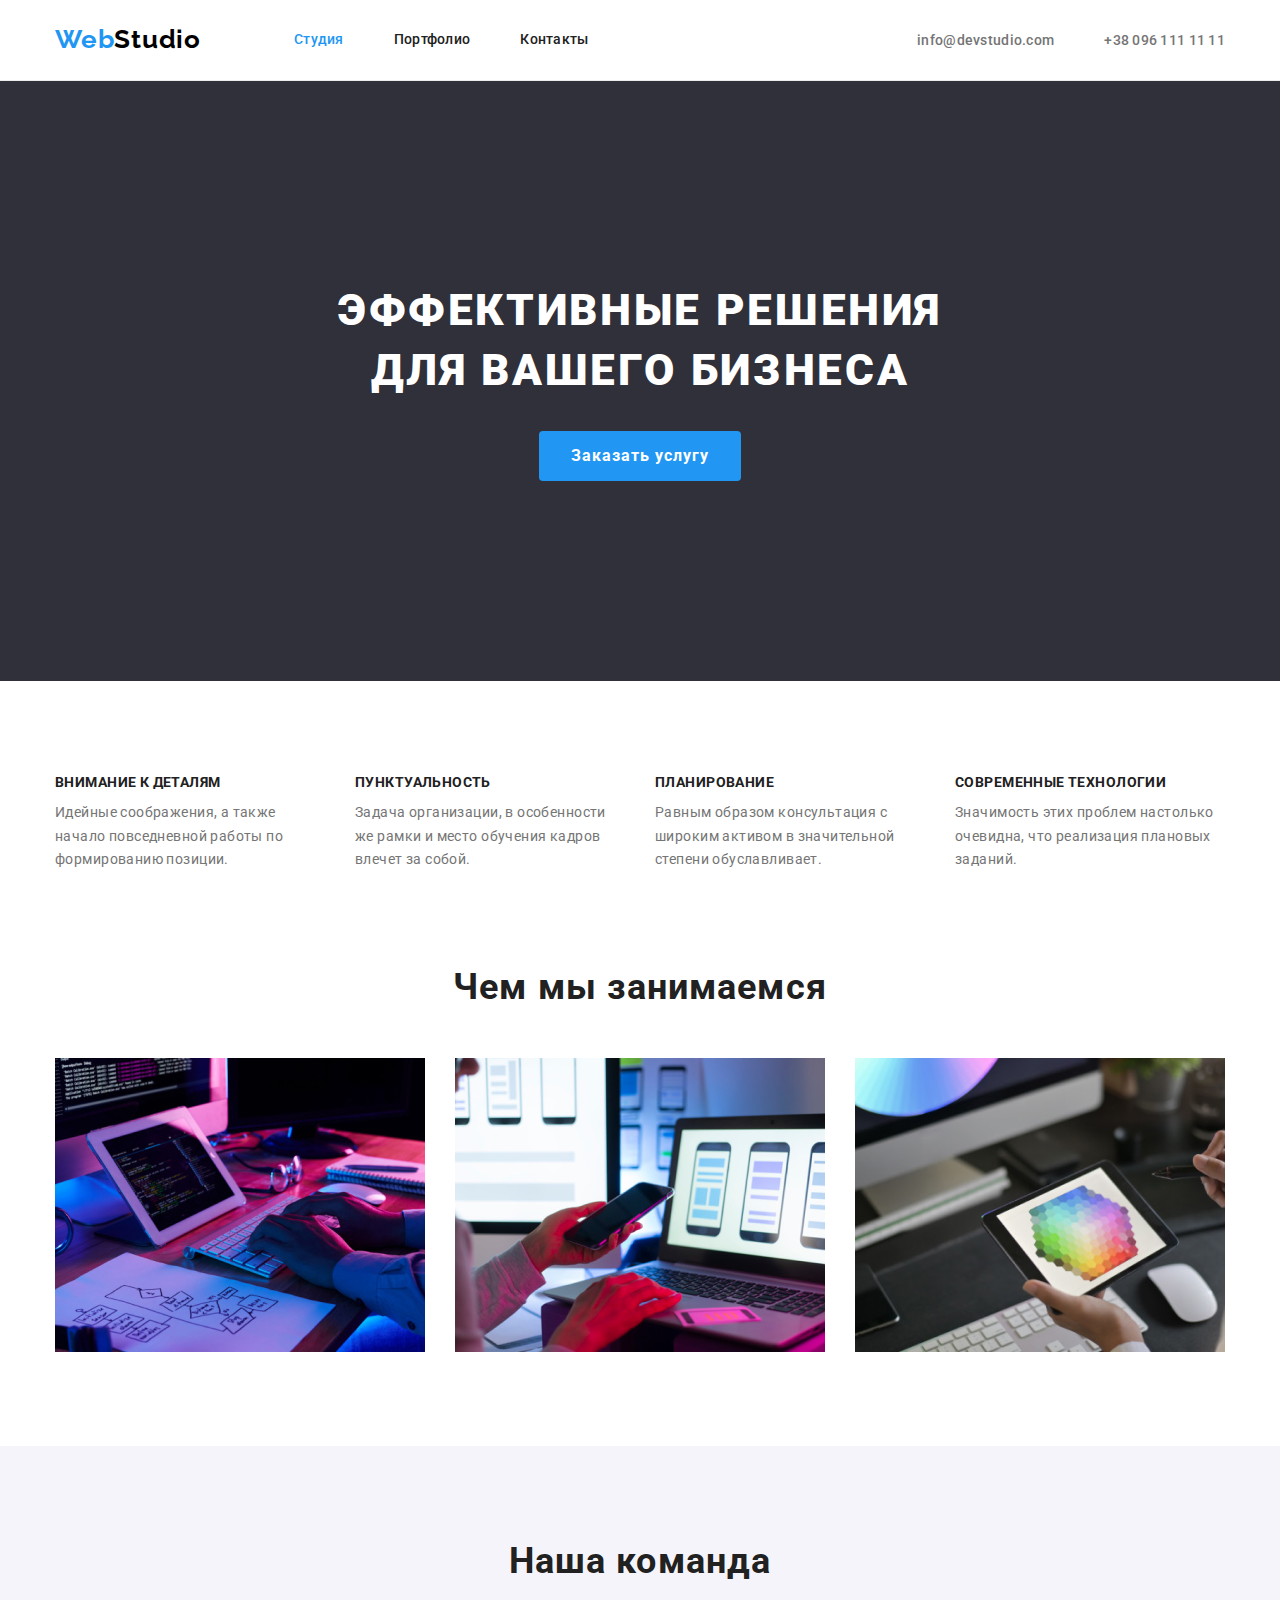
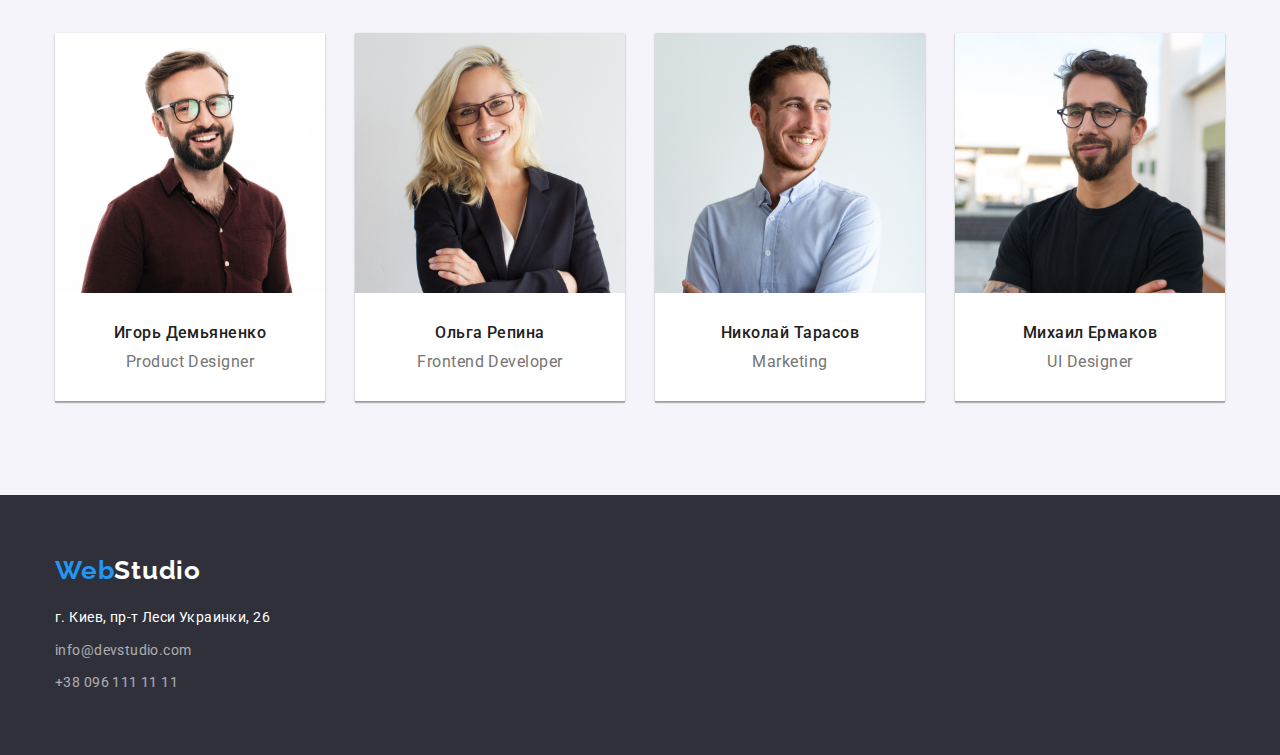
<file: index.html>
<!DOCTYPE html>
<html lang="ru">
  <head>
    <meta charset="UTF-8" />
    <meta http-equiv="X-UA-Compatible" content="IE=edge" />
    <meta name="viewport" content="width=device-width, initial-scale=1.0" />
    <title>Студия</title>
    <link rel="preconnect" href="https://fonts.googleapis.com" />
    <link rel="preconnect" href="https://fonts.gstatic.com" crossorigin />
    <link
      href="https://fonts.googleapis.com/css2?family=Raleway:wght@700&family=Roboto:wght@400;500;700;900&display=swap"
      rel="stylesheet"
    />
    <link
      rel="stylesheet"
      href="https://cdnjs.cloudflare.com/ajax/libs/modern-normalize/1.1.0/modern-normalize.min.css"
    />
    <link rel="stylesheet" href="./css/styles.css" />
  </head>
  <body>
    <!--Шапка-->
    <header class="head-border">
      <div class="container">
        <div class="header">
          <!--Навигация на странице-->
          <nav class="navigation">
            <a class="logo" href="./index.html"><span>Web</span>Studio</a>

            <ul class="nav-list">
              <li><a class="nav-item active" href="./index.html">Студия</a></li>
              <li><a class="nav-item" href="./portfolio.html">Портфолио</a></li>
              <li><a class="nav-item" href="">Контакты</a></li>
            </ul>
          </nav>

          <!--Контакты-->
          <ul class="contacts">
            <li>
              <a class="link" href="mailto:info@devstudio.com"
                >info@devstudio.com</a
              >
            </li>
            <li>
              <a class="link" href="tel:380961111111">+38 096 111 11 11</a>
            </li>
          </ul>
        </div>
      </div>
    </header>

    <main>
      <!--Герой-->

      <section class="hero">
        <div class="container">
          <h1 class="hero-title">Эффективные решения для вашего бизнеса</h1>
          <button class="hero-button" type="button">Заказать услугу</button>
        </div>
      </section>

      <!--Преимущества-->
      <section class="advantage">
        <div class="container">
          <!--Заголовок, который должен быть в контексте, но будет скрыт в CSS-->
          <h2 class="advantage-title visually-hidden">Преимущества компании</h2>
          <!--Заголовок, который должен быть в контексте, но будет скрыт в CSS-->

          <ul class="advantage-list">
            <li>
              <div class="advantage-description">
                <h3 class="advantage-points">Внимание к деталям</h3>
                <p class="advantage-items">
                  Идейные соображения, а также начало повседневной работы по
                  формированию позиции.
                </p>
              </div>
            </li>
            <li>
              <div class="advantage-description">
                <h3 class="advantage-points">Пунктуальность</h3>
                <p class="advantage-items">
                  Задача организации, в особенности же рамки и место обучения
                  кадров влечет за собой.
                </p>
              </div>
            </li>
            <li>
              <div class="advantage-description">
                <h3 class="advantage-points">Планирование</h3>
                <p class="advantage-items">
                  Равным образом консультация с широким активом в значительной
                  степени обуславливает.
                </p>
              </div>
            </li>
            <li>
              <div class="advantage-description">
                <h3 class="advantage-points">Современные технологии</h3>
                <p class="advantage-items">
                  Значимость этих проблем настолько очевидна, что реализация
                  плановых заданий.
                </p>
              </div>
            </li>
          </ul>
        </div>
      </section>

      <!--Чем занимаемся-->

      <section class="business">
        <div class="container">
          <h2 class="business-title">Чем мы занимаемся</h2>
          <ul class="busines-list">
            <li class="busines-item">
              <img
                src="./images/box1.jpg"
                alt="На столе стоит планшет, а также лежит альбомный лист со схемой и клавиатура, на которой человек набирает текст"
                width="370"
              />
            </li>
            <li class="busines-item">
              <img
                src="./images/box2.jpg"
                alt="На столе стоит ноутбук на котором макеты дизайна для мобильного приложения. Перед ноутбуком сидит человек и держит мобильный телефон в рук"
                width="370"
              />
            </li>
            <li class="busines-item">
              <img
                src="./images/box3.jpg"
                alt="На фоне рабочего стола, в руке держат планшет с цветовой схемой"
                width="370"
              />
            </li>
          </ul>
        </div>
      </section>

      <!--Команда-->
      <section class="team">
        <div class="container">
          <h2 class="team-title">Наша команда</h2>
          <ul class="team-list">
            <li class="team-card">
              <img
                src="./images/slider1.jpg"
                alt="Фото сотрудника"
                width="270"
                height="260"
              />
              <div class="team-description">
                <h3 class="team-member">Игорь Демьяненко</h3>
                <p class="team-duty">Product Designer</p>
              </div>
            </li>
            <li class="team-card">
              <img
                src="./images/slider2.jpg"
                alt="Фото сотрудника"
                width="270"
                height="260"
              />
              <div class="team-description">
                <h3 class="team-member">Ольга Репина</h3>
                <p class="team-duty">Frontend Developer</p>
              </div>
            </li>
            <li class="team-card">
              <img
                src="./images/slider3.jpg"
                alt="Фото сотрудника"
                width="270"
                height="260"
              />
              <div class="team-description">
                <h3 class="team-member">Николай Тарасов</h3>
                <p class="team-duty">Marketing</p>
              </div>
            </li>
            <li class="team-card">
              <img
                src="./images/slider4.jpg"
                alt="Фото сотрудника"
                width="270"
                height="260"
              />
              <div class="team-description">
                <h3 class="team-member">Михаил Ермаков</h3>
                <p class="team-duty">UI Designer</p>
              </div>
            </li>
          </ul>
        </div>
      </section>
    </main>

    <!--Подвал-->
    <footer class="footer">
      <div class="container">
        <a class="logo footer-logo" href="./index.html"
          ><span>Web</span>Studio</a
        >
        <address>
          <ul class="footer-list">
            <li>
              <a
                class="footer-address"
                href="https://goo.gl/maps/LVqfHqfzvZJYVTbu8"
                target="_blank"
                >г. Киев, пр-т Леси Украинки, 26</a
              >
            </li>
            <li>
              <a class="footer-contact mail" href="mailto:info@devstudio.com"
                >info@devstudio.com</a
              >
            </li>
            <li>
              <a class="footer-contact tel" href="tel:380961111111"
                >+38 096 111 11 11</a
              >
            </li>
          </ul>
        </address>
      </div>
    </footer>
  </body>
</html>
</file>
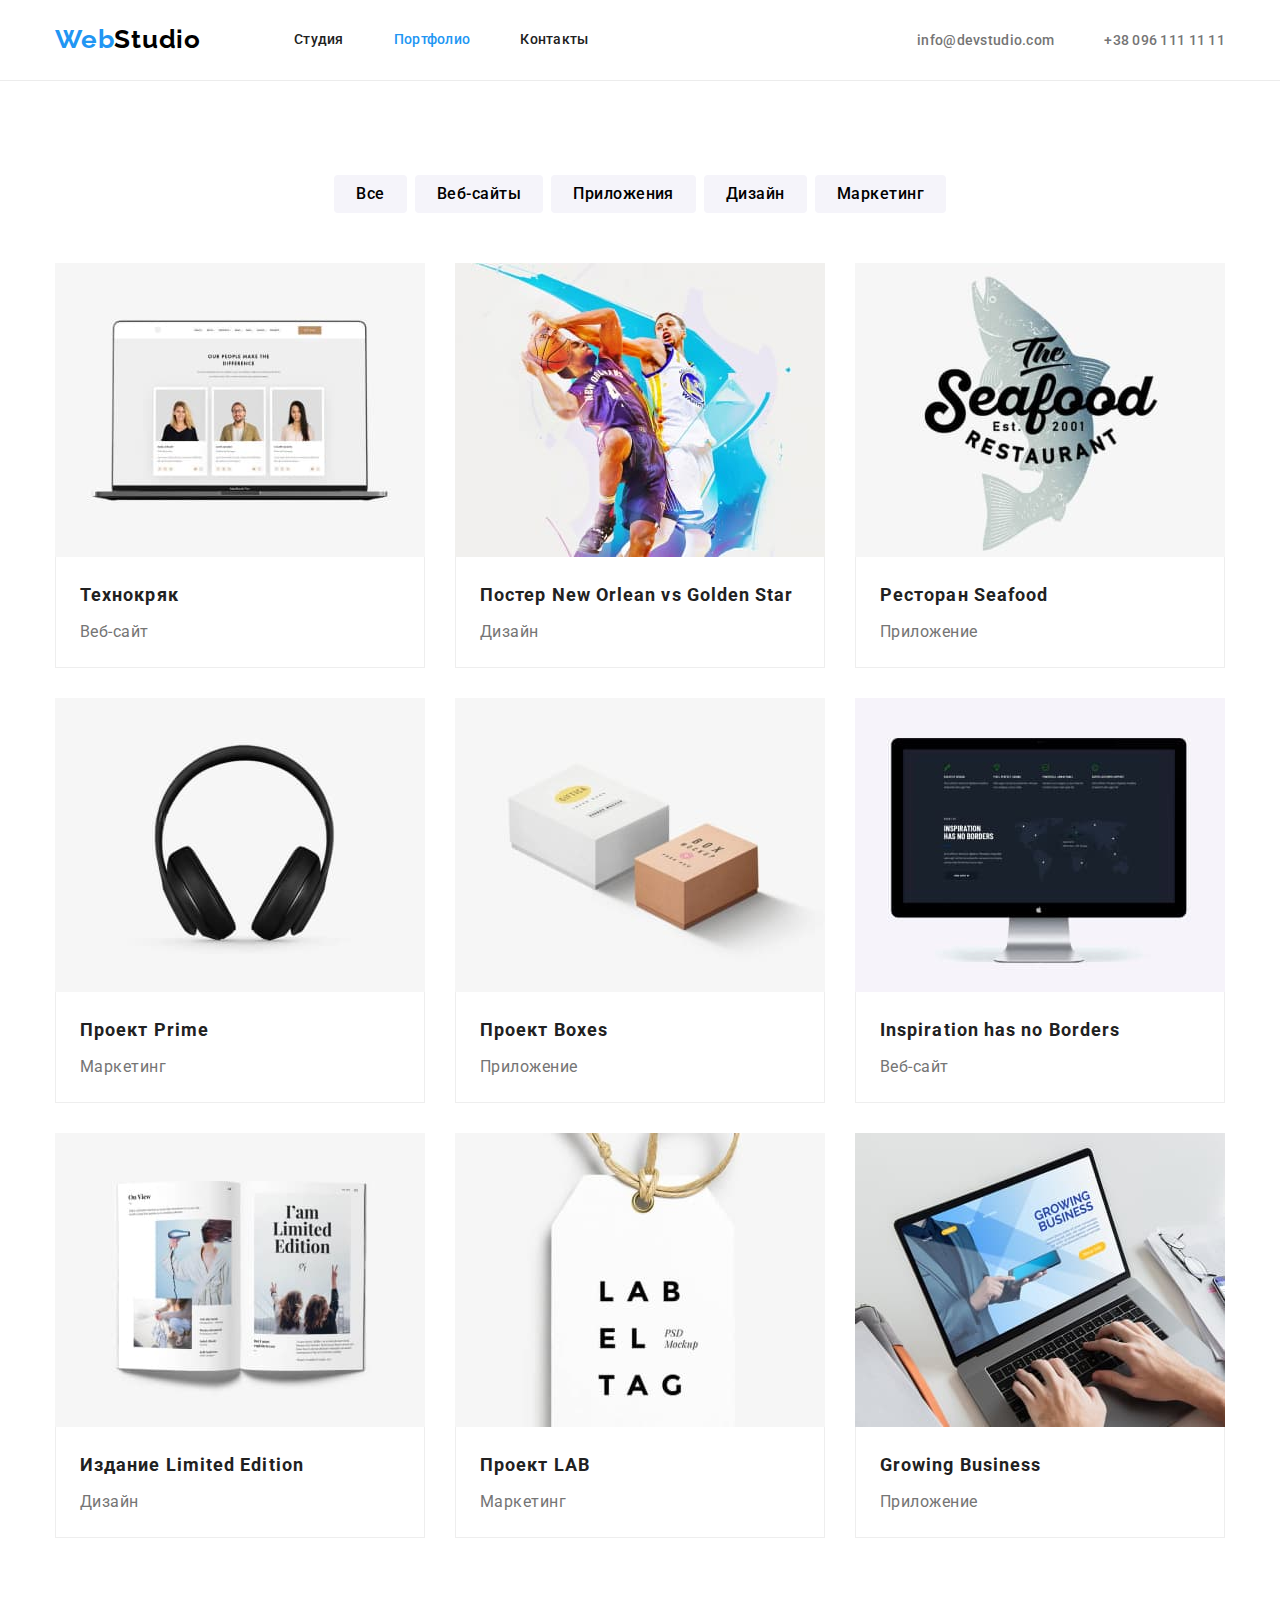
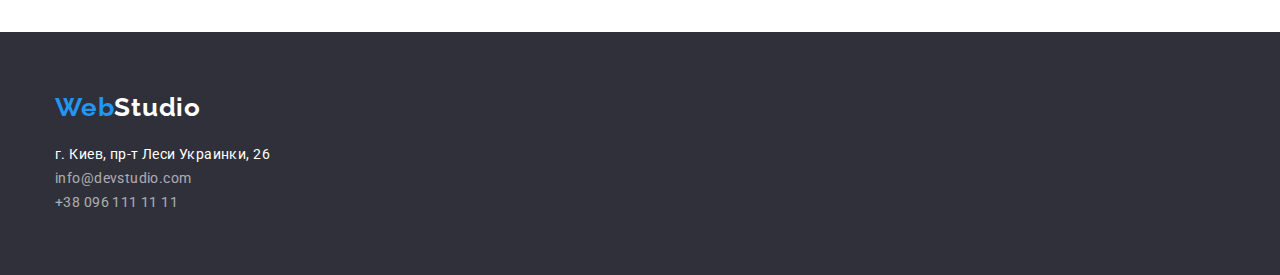
<file: portfolio.html>
<!DOCTYPE html>
<html lang="ru">
  <head>
    <meta charset="UTF-8" />
    <meta http-equiv="X-UA-Compatible" content="IE=edge" />
    <meta name="viewport" content="width=device-width, initial-scale=1.0" />
    <title>Портфолио</title>
    <link rel="preconnect" href="https://fonts.googleapis.com" />
    <link rel="preconnect" href="https://fonts.gstatic.com" crossorigin />
    <link
      href="https://fonts.googleapis.com/css2?family=Raleway:wght@700&family=Roboto:wght@400;500;700;900&display=swap"
      rel="stylesheet"
    />
    <link
      rel="stylesheet"
      href="https://cdnjs.cloudflare.com/ajax/libs/modern-normalize/1.1.0/modern-normalize.min.css"
    />
    <link rel="stylesheet" href="./css/styles.css" />
  </head>
  <body>
    <!--Шапка-->
    <header class="head-border">
      <div class="container">
        <div class="header">
          <!--Навигация на странице-->
          <nav class="navigation">
            <a class="logo" href="./index.html"><span>Web</span>Studio</a>

            <ul class="nav-list">
              <li><a class="nav-item" href="./index.html">Студия</a></li>
              <li>
                <a class="nav-item active" href="./portfolio.html">Портфолио</a>
              </li>
              <li><a class="nav-item" href="">Контакты</a></li>
            </ul>
          </nav>

          <!--Контакты-->
          <ul class="contacts">
            <li>
              <a class="link" href="mailto:info@devstudio.com"
                >info@devstudio.com</a
              >
            </li>
            <li>
              <a class="link" href="tel:380961111111">+38 096 111 11 11</a>
            </li>
          </ul>
        </div>
      </div>
    </header>

    <!--Портфолио-->
    <main>
      <section class="portfolio-galery">
        <div class="container">
          <h1 class="portfolio visually-hidden">Наши работы</h1>
          <!--Заголовок, который должен быть в контексте, но будет скрыт в CSS-->
          <ul class="buttons">
            <li>
              <button class="portfolio-button" type="button">Все</button>
            </li>
            <li>
              <button class="portfolio-button" type="button">Веб-сайты</button>
            </li>
            <li>
              <button class="portfolio-button" type="button">Приложения</button>
            </li>
            <li>
              <button class="portfolio-button" type="button">Дизайн</button>
            </li>
            <li>
              <button class="portfolio-button" type="button">Маркетинг</button>
            </li>
          </ul>

          <ul class="card-flex">
            <li class="card-element">
              <img
                src="./images/portphoto1.jpg"
                alt="Ноутбук с открытым сайтом"
                width="370"
                height="294"
              />
              <div class="portfolio-description">
                <h2 class="portfolio-title">Технокряк</h2>
                <p class="portfolio-subtitle">Веб-сайт</p>
              </div>
            </li>
            <li class="card-element">
              <img
                src="./images/portphoto2.jpg"
                alt="Два баскетболиста соревнуются за мяч"
                width="370"
                height="294"
              />
              <div class="portfolio-description">
                <h2 class="portfolio-title">
                  Постер New Orlean vs Golden Star
                </h2>
                <p class="portfolio-subtitle">Дизайн</p>
              </div>
            </li>
            <li class="card-element">
              <img
                src="./images/portphoto3.jpg"
                alt="Логотип рыбного ресторана"
                width="370"
                height="294"
              />
              <div class="portfolio-description">
                <h2 class="portfolio-title">Ресторан Seafood</h2>
                <p class="portfolio-subtitle">Приложение</p>
              </div>
            </li>
            <li class="card-element">
              <img
                src="./images/portphoto4.jpg"
                alt="Наушники"
                width="370"
                height="294"
              />
              <div class="portfolio-description">
                <h2 class="portfolio-title">Проект Prime</h2>
                <p class="portfolio-subtitle">Маркетинг</p>
              </div>
            </li>
            <li class="card-element">
              <img
                src="./images/portphoto5.jpg"
                alt="Две коробки"
                width="370"
                height="294"
              />
              <div class="portfolio-description">
                <h2 class="portfolio-title">Проект Boxes</h2>
                <p class="portfolio-subtitle">Приложение</p>
              </div>
            </li>
            <li class="card-element">
              <img
                src="./images/portphoto6.jpg"
                alt="Аймак"
                width="370"
                height="294"
              />
              <div class="portfolio-description">
                <h2 class="portfolio-title">Inspiration has no Borders</h2>
                <p class="portfolio-subtitle">Веб-сайт</p>
              </div>
            </li>
            <li class="card-element">
              <img
                src="./images/portphoto7.jpg"
                alt="Открытый журнал"
                width="370"
                height="294"
              />
              <div class="portfolio-description">
                <h2 class="portfolio-title">Издание Limited Edition</h2>
                <p class="portfolio-subtitle">Дизайн</p>
              </div>
            </li>
            <li class="card-element">
              <img
                src="./images/portphoto8.jpg"
                alt="Вещевая бирка с названием"
                width="370"
                height="294"
              />
              <div class="portfolio-description">
                <h2 class="portfolio-title">Проект LAB</h2>
                <p class="portfolio-subtitle">Маркетинг</p>
              </div>
            </li>
            <li class="card-element">
              <img
                src="./images/portphoto9.jpg"
                alt="Ноутбук на котором печатает человек"
                width="370"
                height="294"
              />
              <div class="portfolio-description">
                <h2 class="portfolio-title">Growing Business</h2>
                <p class="portfolio-subtitle">Приложение</p>
              </div>
            </li>
          </ul>
        </div>
      </section>
    </main>

    <!--Подвал-->
    <footer class="footer">
      <div class="container">
        <a class="logo footer-logo" href="./index.html"
          ><span>Web</span>Studio</a
        >
        <address>
          <ul>
            <li>
              <a
                class="footer-address"
                href="https://goo.gl/maps/LVqfHqfzvZJYVTbu8"
                target="_blank"
                >г. Киев, пр-т Леси Украинки, 26</a
              >
            </li>
            <li>
              <a class="footer-contact mail" href="mailto:info@devstudio.com"
                >info@devstudio.com</a
              >
            </li>
            <li>
              <a class="footer-contact tel" href="tel:380961111111"
                >+38 096 111 11 11</a
              >
            </li>
          </ul>
        </address>
      </div>
    </footer>
  </body>
</html>
</file>
<file: css/styles.css>
:root {
  --text-color-main: #212121;
  --text-color-second: #757575;
  --text-color-white: #ffffff;
  --text-color-black: #000000;

  --color-blue: #2196f3;

  --bg-color-grey: #f5f4fa;
  --bg-color-white: #ffffff;
  --bg-color-dark: #2f303a;
}

*,
*::before,
*::after {
  box-sizing: border-box;
}

body {
  color: var(--text-color-main);
  background-color: var(--bg-color-white);
  font-family: Roboto, sans-serif;
}

ul {
  list-style: none;
  margin: 0;
  padding: 0;
}

a {
  text-decoration: none;
}

h1,
h2,
h3,
h4,
h5,
h6,
p {
  margin: 0;
}

img {
  display: block;
}
.head-border {
  border-bottom: 1px solid #ececec;
}
.container {
  width: 1200px;
  padding: 0 15px;
  margin: 0 auto;
  /* outline: 1px solid tomato; */
}
.header {
  display: flex;
  align-items: center;
  justify-content: space-between;
}

.navigation {
  display: flex;
}

.logo {
  font-family: Raleway, sans-serif;
  font-size: 26px;
  font-weight: 700;
  letter-spacing: 0.03em;
  color: var(--text-color-black);
  line-height: 1.19;
  padding: 24px 0 25px;
  margin-right: 68px;
}

.logo span {
  color: var(--color-blue);
}

.nav-list {
  display: flex;
  justify-content: center;
  align-items: center;
}

.nav-item {
  font-size: 14px;
  font-weight: 500;
  color: var(--text-color-main);
  letter-spacing: 0.02em;
  line-height: 1.14;

  padding: 32px 25px;
  display: block;
}

.nav-item:hover,
.nav-item:focus,
.nav-item.active {
  color: var(--color-blue);
  outline: none;
}

.contacts {
  display: flex;
  align-items: center;
}
/* .contacts li + li {
  margin-left: 50px; 
 } */

.contacts li:first-child {
  margin-right: 50px;
}

.link {
  font-size: 14px;
  font-weight: 500;
  color: var(--text-color-second);
  letter-spacing: 0.02em;
  line-height: 1.14;
}

.link:hover,
.link:focus {
  color: var(--color-blue);
  outline: none;
}

/* Герой */

.hero {
  background: var(--bg-color-dark);
  text-align: center;
  padding: 200px 0;
}

.hero-title {
  font-size: 44px;
  font-weight: 900;
  text-transform: uppercase;
  width: 696px;
  margin: 0 auto;

  color: var(--text-color-white);
  letter-spacing: 0.06em;
  line-height: 1.36;

  /* padding-top: 200px; */
  margin-bottom: 30px;
}

.hero-button {
  display: inline-block;
  border-radius: 4px;
  padding: 10px 32px;
  min-width: 200px;

  font-size: 16px;
  font-family: inherit;
  font-weight: 700;
  text-align: center;
  cursor: pointer;
  color: var(--text-color-white);
  background: var(--color-blue);
  border: none;
  height: 50px;
  letter-spacing: 0.06em;
  line-height: 1.88;
}

/* Преимущества!!!!!! */

.advantage {
  padding-top: 94px;
  padding-bottom: 94px;
}

.visually-hidden {
  position: absolute;
  width: 1px;
  height: 1px;
  margin: -1px;
  border: 0;
  padding: 0;
  white-space: nowrap;
  clip-path: inset(100%);
  clip: rect(0 0 0 0);
  overflow: hidden;
}

.advantage-list {
  display: flex;
}

.advantage-list li {
  width: 270px;
  margin-right: 30px;
}

.advantage-list li:last-child {
  margin-right: 0;
}

.advantage-points {
  font-size: 14px;
  font-weight: 700;
  text-transform: uppercase;
  letter-spacing: 0.03em;
  line-height: 1.14;

  margin-bottom: 10px;
}

.advantage-items {
  color: var(--text-color-second);
  font-size: 14px;
  letter-spacing: 0.03em;
  line-height: 1.71;
}

/* Чем мы занимаемся */

.business {
  padding-bottom: 94px;
}

.business-title {
  font-size: 36px;
  font-weight: 700;
  text-align: center;
  letter-spacing: 0.03em;
  line-height: 1.17;

  margin-bottom: 50px;
}

.busines-list {
  display: flex;
}

.busines-item {
  width: 370px;
  height: 294px;
  margin-right: 30px;
}

.busines-item:last-child {
  margin-right: 0;
}

/* Команда */

.team {
  background-color: var(--bg-color-grey);
  padding: 94px 0;
}

.team-title {
  font-size: 36px;
  font-weight: 700;
  text-align: center;
  letter-spacing: 0.03em;
  line-height: 1.17;
  margin-bottom: 50px;
}

.team-list {
  display: flex;
}

.team-list li {
  margin-right: 30px;
}

.team-list li:last-child {
  margin-right: 0;
}

.team-card {
  box-shadow: 0px 1px 3px rgba(0, 0, 0, 0.12), 0px 1px 1px rgba(0, 0, 0, 0.14),
    0px 2px 1px rgba(0, 0, 0, 0.2);
}

.team-description {
  background-color: var(--bg-color-white);
  padding: 30px 0;
  border-radius: 0px 0px 4px 4px;
  text-align: center;
}

.team-member {
  font-size: 16px;
  font-weight: 500;
  letter-spacing: 0.03em;
  line-height: 1.19;
  margin-bottom: 10px;
}

.team-duty {
  font-size: 16px;
  letter-spacing: 0.03em;
  line-height: 1.19;
  color: var(--text-color-second);
}

/* Футер */

.footer {
  background: var(--bg-color-dark);
  padding-top: 60px;
  padding-bottom: 60px;
}

.footer-logo {
  color: var(--text-color-white);
  display: inline-block;
  margin-bottom: 20px;
  padding: 0;
}

.footer-list li:not(:last-child) {
  margin-bottom: 9px;
}

.footer-address {
  color: var(--text-color-white);
  font-style: normal;
  font-size: 14px;
  letter-spacing: 0.03em;
  line-height: 1.71;
  display: inline-block;
}

.footer-address:hover,
.footer-address:focus {
  color: var(--color-blue);
  outline: none;
}

.footer-contact {
  color: var(--text-color-white);
  font-style: normal;
  font-size: 14px;
  opacity: 0.6;
  letter-spacing: 0.03em;
  line-height: 1.71;
}
.mail {
  display: inline-block;
}

.tel {
  display: inline-block;
}

.footer-contact:hover,
.footer-contact:focus {
  color: var(--color-blue);
  outline: none;
}

/* Портфолио кнопки */

.portfolio-galery {
  padding-top: 94px;
  padding-bottom: 94px;
}

.buttons {
  display: flex;
  margin-bottom: 50px;
  justify-content: center;
}

.buttons li {
  margin-right: 8px;
}
.buttons li:last-child {
  margin-right: 0;
}

.portfolio-button {
  display: inline-block;
  border-radius: 4px;
  padding: 6px 22px;
  min-width: 73px;

  font-size: 16px;
  font-family: inherit;
  font-weight: 500;
  text-align: center;
  cursor: pointer;
  background: var(--bg-color-grey);
  border: none;
  letter-spacing: 0.03em;
  line-height: 1.62;
}

.portfolio-button:hover,
.portfolio-button:focus {
  background: var(--color-blue);
  color: var(--bg-color-white);
  filter: drop-shadow(0px 4px 4px rgba(0, 0, 0, 0.25))
    drop-shadow(0px 4px 4px rgba(0, 0, 0, 0.25));
  outline: none;
}

/* Портфолио карточки */

.card-flex {
  display: flex;
  flex-wrap: wrap;
}

.card-element {
  width: 370px;
  margin-right: 30px;
  margin-bottom: 30px;
}

.card-element:nth-child(3n) {
  margin-right: 0;
}
.card-element:nth-last-child(-n + 3) {
  margin-bottom: 0;
}
.portfolio-description {
  padding: 20px 24px;
  background-color: var(--bg-color-white);
  border: 1px solid #eeeeee;
  border-top: none;
}

.portfolio-title {
  font-size: 18px;
  font-weight: 700;
  letter-spacing: 0.06em;
  line-height: 2;
  margin-bottom: 4px;
}

.portfolio-subtitle {
  font-size: 16px;
  letter-spacing: 0.03em;
  line-height: 1.88;
  color: var(--text-color-second);
}
</file>
